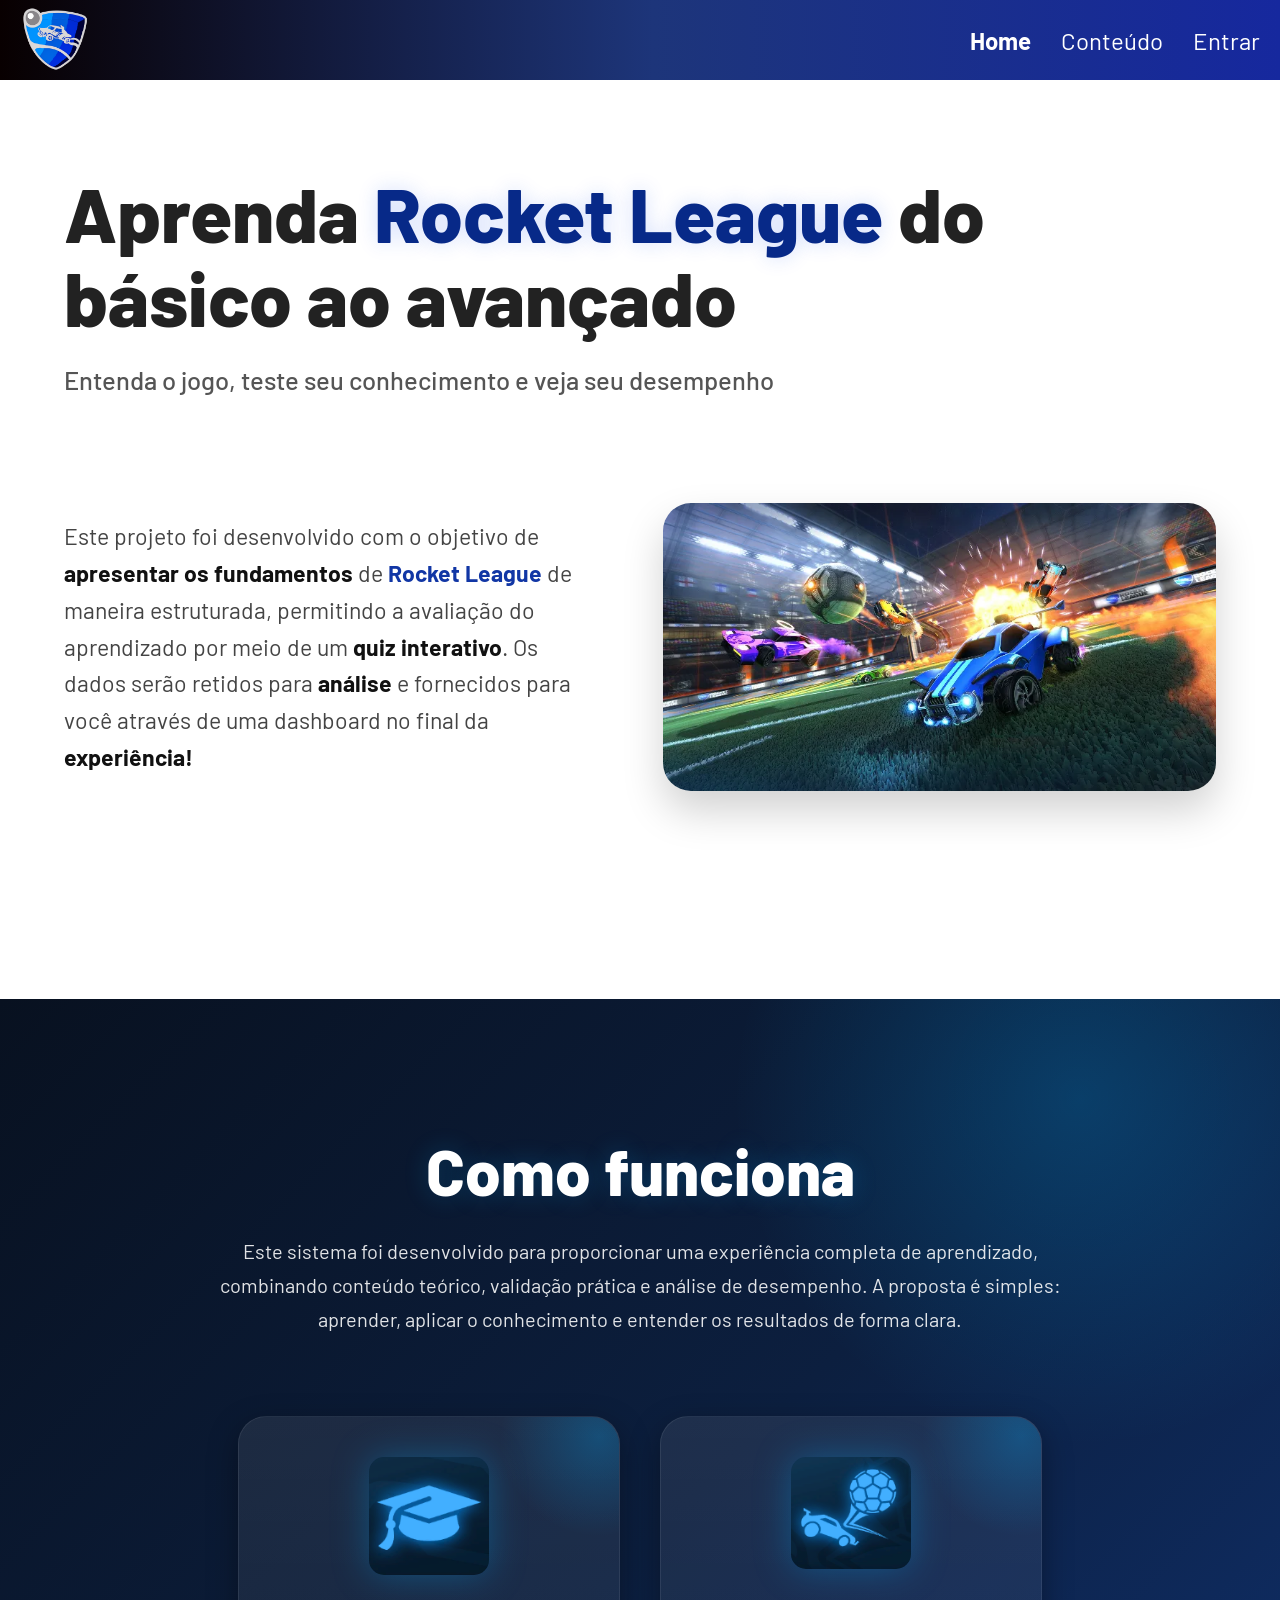
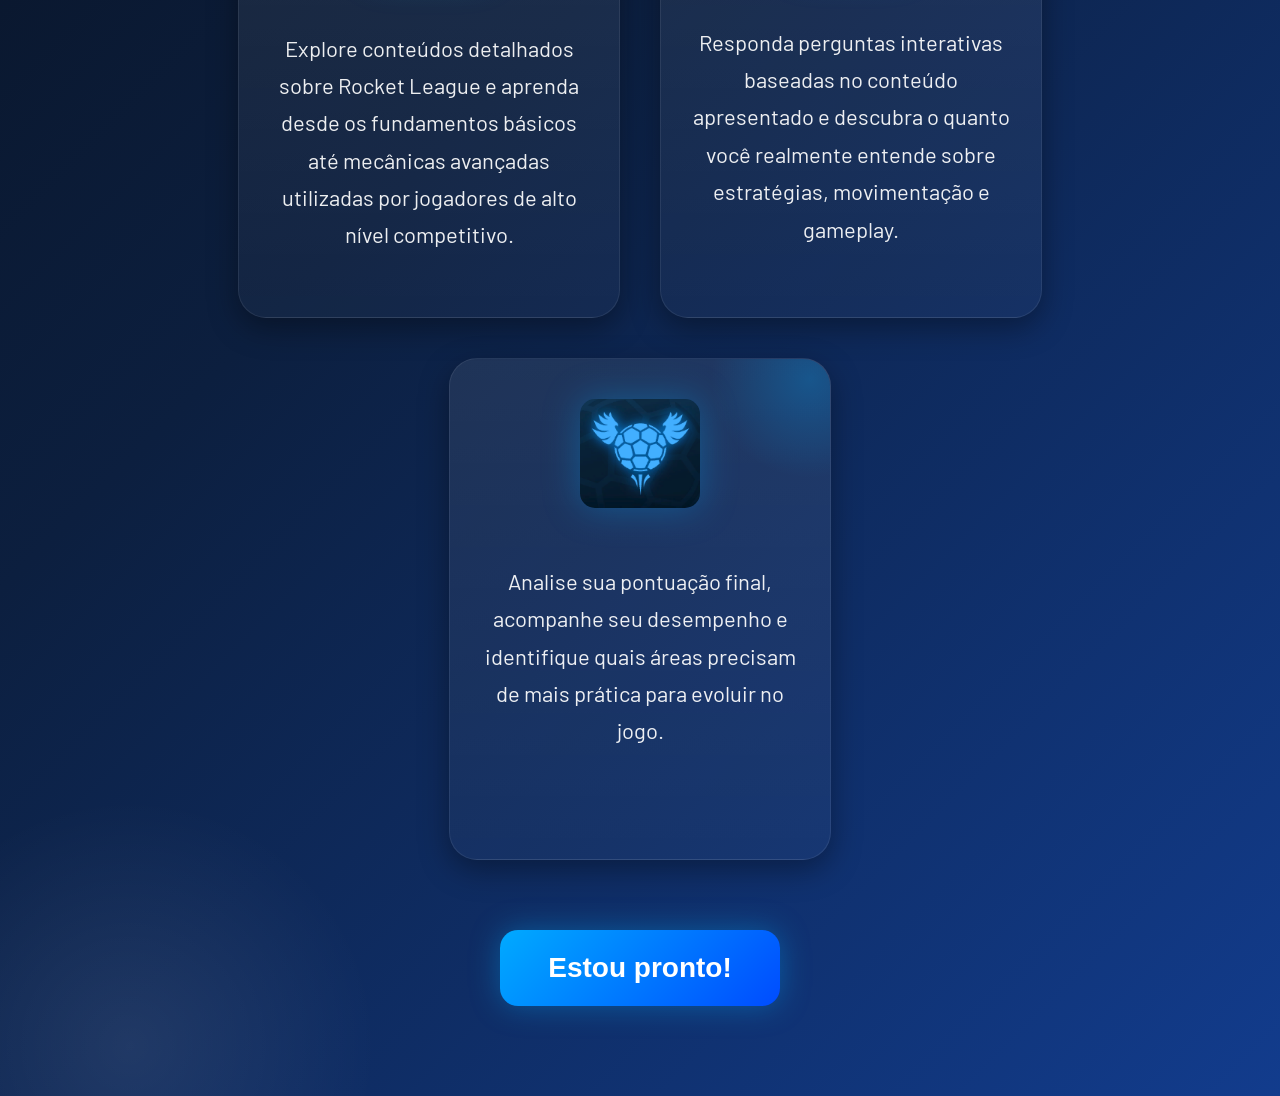
<file: pi_rl/public/index.html>
<!doctype html>
<html lang="en">
  <head>
    <meta charset="UTF-8" />
    <meta http-equiv="X-UA-Compatible" content="IE=edge" />
    <meta name="viewport" content="width=device-width, initial-scale=1.0" />

    <title>Rocket League | Página Inicial</title>

    <script src="./js/sessao.js"></script>

    <link rel="stylesheet" href="./css/estilo.css" />
    <link rel="icon" href="./assets/imgs/logo.png" />
    <link rel="preconnect" href="https://fonts.gstatic.com" />
  </head>

  <body>
    <div class="header">
      <div class="container">
        <a href="./index.html"
          ><img
            class="logo"
            src="./assets/imgs/logo.png"
            alt="Logo do Rocket League"
        /></a>
        <nav>
          <ul>
            <li>
              <b><a href="./index.html">Home</a></b>
            </li>
            <li><a href="./conteudo.html">Conteúdo</a></li>
            <li id="possivel_quiz"></li>
            <li>
              <a
                id="link_header"
                onclick="finalizarSessao()"
                href="./index.html"
                >Entrar</a
              >
            </li>
          </ul>
        </nav>
      </div>
    </div>
    <div class="box1">
      <div class="header_box1">
        <h1>
          Aprenda
          <span
            ><a class="link_sobre" href="./sobre.html">Rocket League</a></span
          >
          do básico ao avançado
        </h1>
        <h3>Entenda o jogo, teste seu conhecimento e veja seu desempenho</h3>
      </div>
      <div class="content_box1">
        <p>
          Este projeto foi desenvolvido com o objetivo de
          <b>apresentar os</b> <b>fundamentos</b> de
          <b><span>Rocket League</span></b> de maneira estruturada, permitindo a
          avaliação do aprendizado por meio de um <b>quiz interativo</b>. Os
          dados serão retidos para <b>análise</b> e fornecidos para você através
          de uma dashboard no final da
          <b>experiência!</b>
        </p>
        <img
          src="./assets/imgs/rocketleague.webp"
          alt="Imagem do Rocket League"
        />
      </div>
    </div>
    <div class="box2">
      <div class="header_box2">
        <h1>Como funciona</h1>
        <p>
          Este sistema foi desenvolvido para proporcionar uma experiência
          completa de aprendizado, combinando conteúdo teórico, validação
          prática e análise de desempenho. A proposta é simples: aprender,
          aplicar o conhecimento e entender os resultados de forma clara.
        </p>
      </div>
      <div class="sections_box2">
        <div class="section1_box2">
          <img src="./assets/imgs/aprendizado.png" alt="Aprendizado" />
          <p>
            Explore conteúdos detalhados sobre Rocket League e aprenda desde os
            fundamentos básicos até mecânicas avançadas utilizadas por jogadores
            de alto nível competitivo.
          </p>
        </div>

        <div class="section1_box2">
          <img src="./assets/imgs/conhecimento.png" alt="Conhecimento" />
          <p>
            Responda perguntas interativas baseadas no conteúdo apresentado e
            descubra o quanto você realmente entende sobre estratégias,
            movimentação e gameplay.
          </p>
        </div>

        <div class="section1_box2">
          <img src="./assets/imgs/analise.png" alt="Análise" />
          <p>
            Analise sua pontuação final, acompanhe seu desempenho e identifique
            quais áreas precisam de mais prática para evoluir no jogo.
          </p>
        </div>
      </div>
      <a href="./conteudo.html"
        ><button class="next_page">Estou pronto!</button></a
      >
    </div>
  </body>
  <script>
    const linkHeader = document.getElementById("link_header");
    const possivel_quiz = document.getElementById("possivel_quiz");

    function finalizarSessao() {
      sessionStorage.clear();
    }

    if (sessionStorage.ID_USUARIO) {
      linkHeader.innerHTML = "Sair";
      possivel_quiz.innerHTML =
        "<a id='quiz_home_header' href='./homequiz.html'>Quiz</a>";
      possivel_quiz.href = "./homequiz.html";
    } else {
      linkHeader.innerHTML = "Entrar";
      linkHeader.href = "./login.html";
    }
  </script>
</html>
</file>
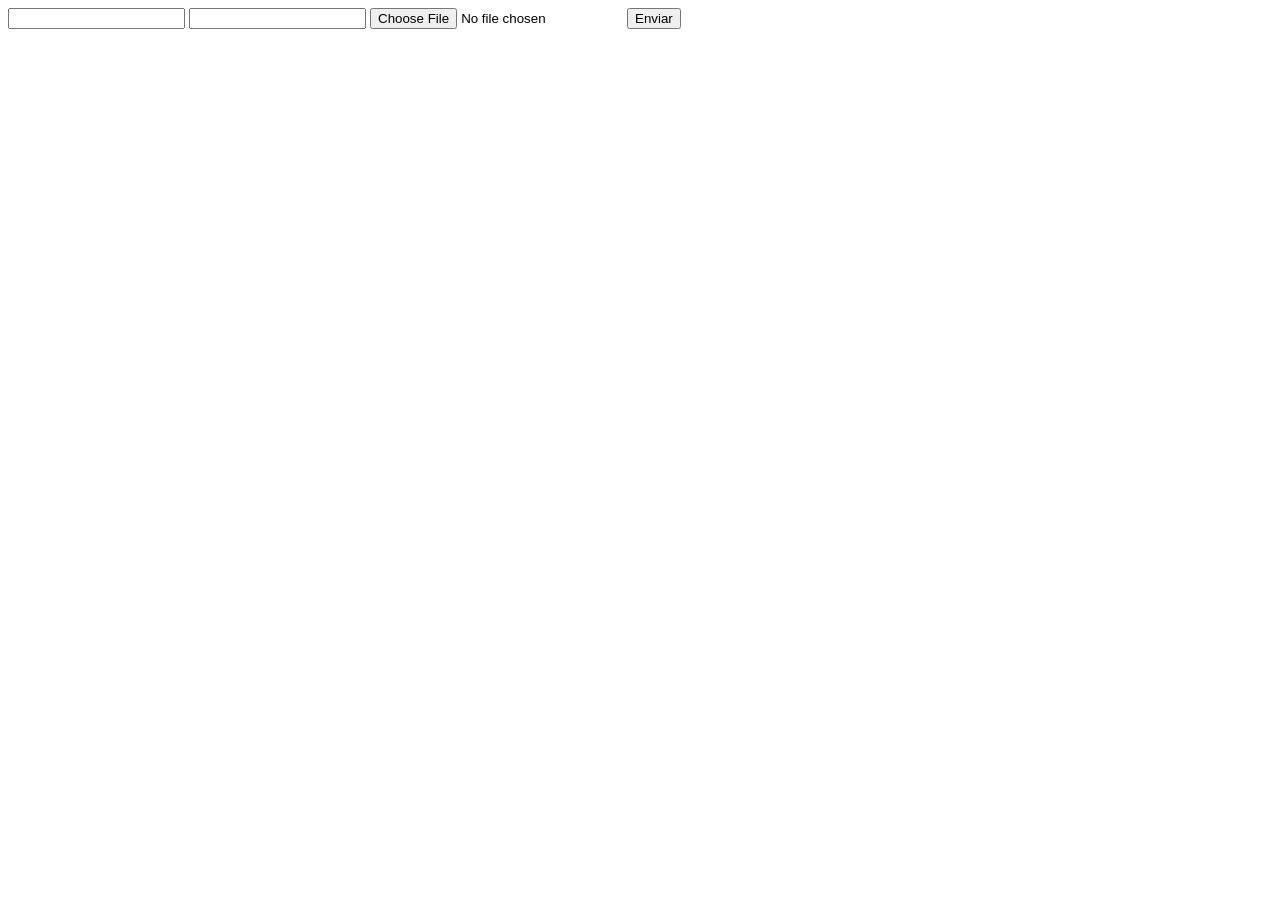
<file: pi_rl/DOCUMENTOS_DE_APOIO/exemplo_de_upload_de_arquivo/public/index.html>
<!DOCTYPE html>
<html lang="en">

<head>
  <meta charset="UTF-8">
  <meta http-equiv="X-UA-Compatible" content="IE=edge">
  <meta name="viewport" content="width=device-width, initial-scale=1.0">
  <title>Upload</title>
</head>

<body>

  <div>
    <input name="nome" id="nome" type="text" />
    <input name="email" id="email" type="url" />
    <input name="foto" id="foto" type="file" />
    <button onclick="enviar()">Enviar</button>
  </div>

  <div id="container"></div>
</body>

</html>

<script>
  function enviar() {
    const formData = new FormData();
    formData.append('foto', foto.files[0])
    formData.append('nome', nome.value)
    formData.append('email', email.value)

    fetch("/usuarios/cadastro", {
      method: "POST",
      body: formData
    })
      .then(res => {
        window.location = "./perfil.html"
      })
      .catch(err => {
        console.log(err);
      })
  }
</script>
</file>
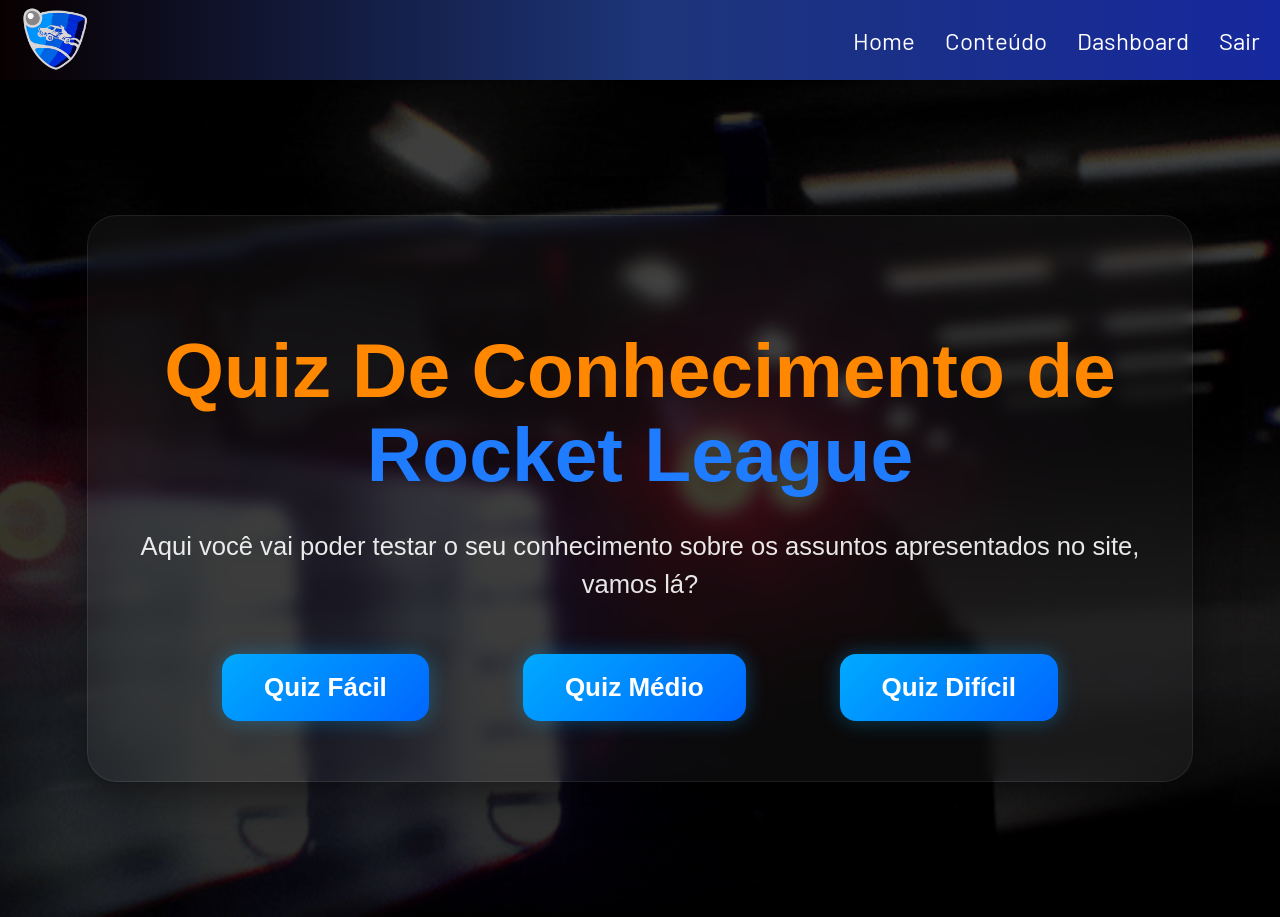
<file: pi_rl/public/homequiz.html>
<!doctype html>
<html lang="en">
  <head>
    <meta charset="UTF-8" />
    <meta name="viewport" content="width=device-width, initial-scale=1.0" />
    <title>Rocket League | Quiz</title>

    <script src="./js/sessao.js"></script>

    <link rel="stylesheet" href="./css/estilo.css" />
    <link rel="icon" href="./assets/imgs/logo.png" />
    <link rel="preconnect" href="https://fonts.gstatic.com" />
  </head>

  <body>
    <div class="header">
      <div class="container">
        <a href="./index.html"
          ><img
            class="logo"
            src="./assets/imgs/logo.png"
            alt="Logo do Rocket League"
        /></a>
        <nav>
          <ul>
            <li>
              <a href="./index.html">Home</a>
            </li>
            <li><a href="./conteudo.html">Conteúdo</a></li>
            <li>
              <a href="./dashboard/dashboard.html">Dashboard</a>
            </li>
            <li><a href="./index.html" onclick="sair()">Sair</a></li>
          </ul>
        </nav>
      </div>
    </div>
    <div class="home_quiz">
      <div class="box_home_quiz">
        <h1>
          <span class="laranja">Quiz De Conhecimento de</span
          ><span class="azul"> Rocket League</span>
        </h1>
        <p>
          Aqui você vai poder testar o seu conhecimento sobre os assuntos
          apresentados no site, vamos lá?
        </p>
        <div class="home_quiz_perguntas">
          <a href="./quiz.html?dificuldade=facil">
            <button>Quiz Fácil</button>
          </a>

          <a href="./quiz.html?dificuldade=medio">
            <button>Quiz Médio</button>
          </a>

          <a href="./quiz.html?dificuldade=dificil">
            <button>Quiz Difícil</button>
          </a>
        </div>
      </div>
    </div>
  </body>
  <script>
    function sair() {
      sessionStorage.clear();
    }
  </script>
</html>
</file>
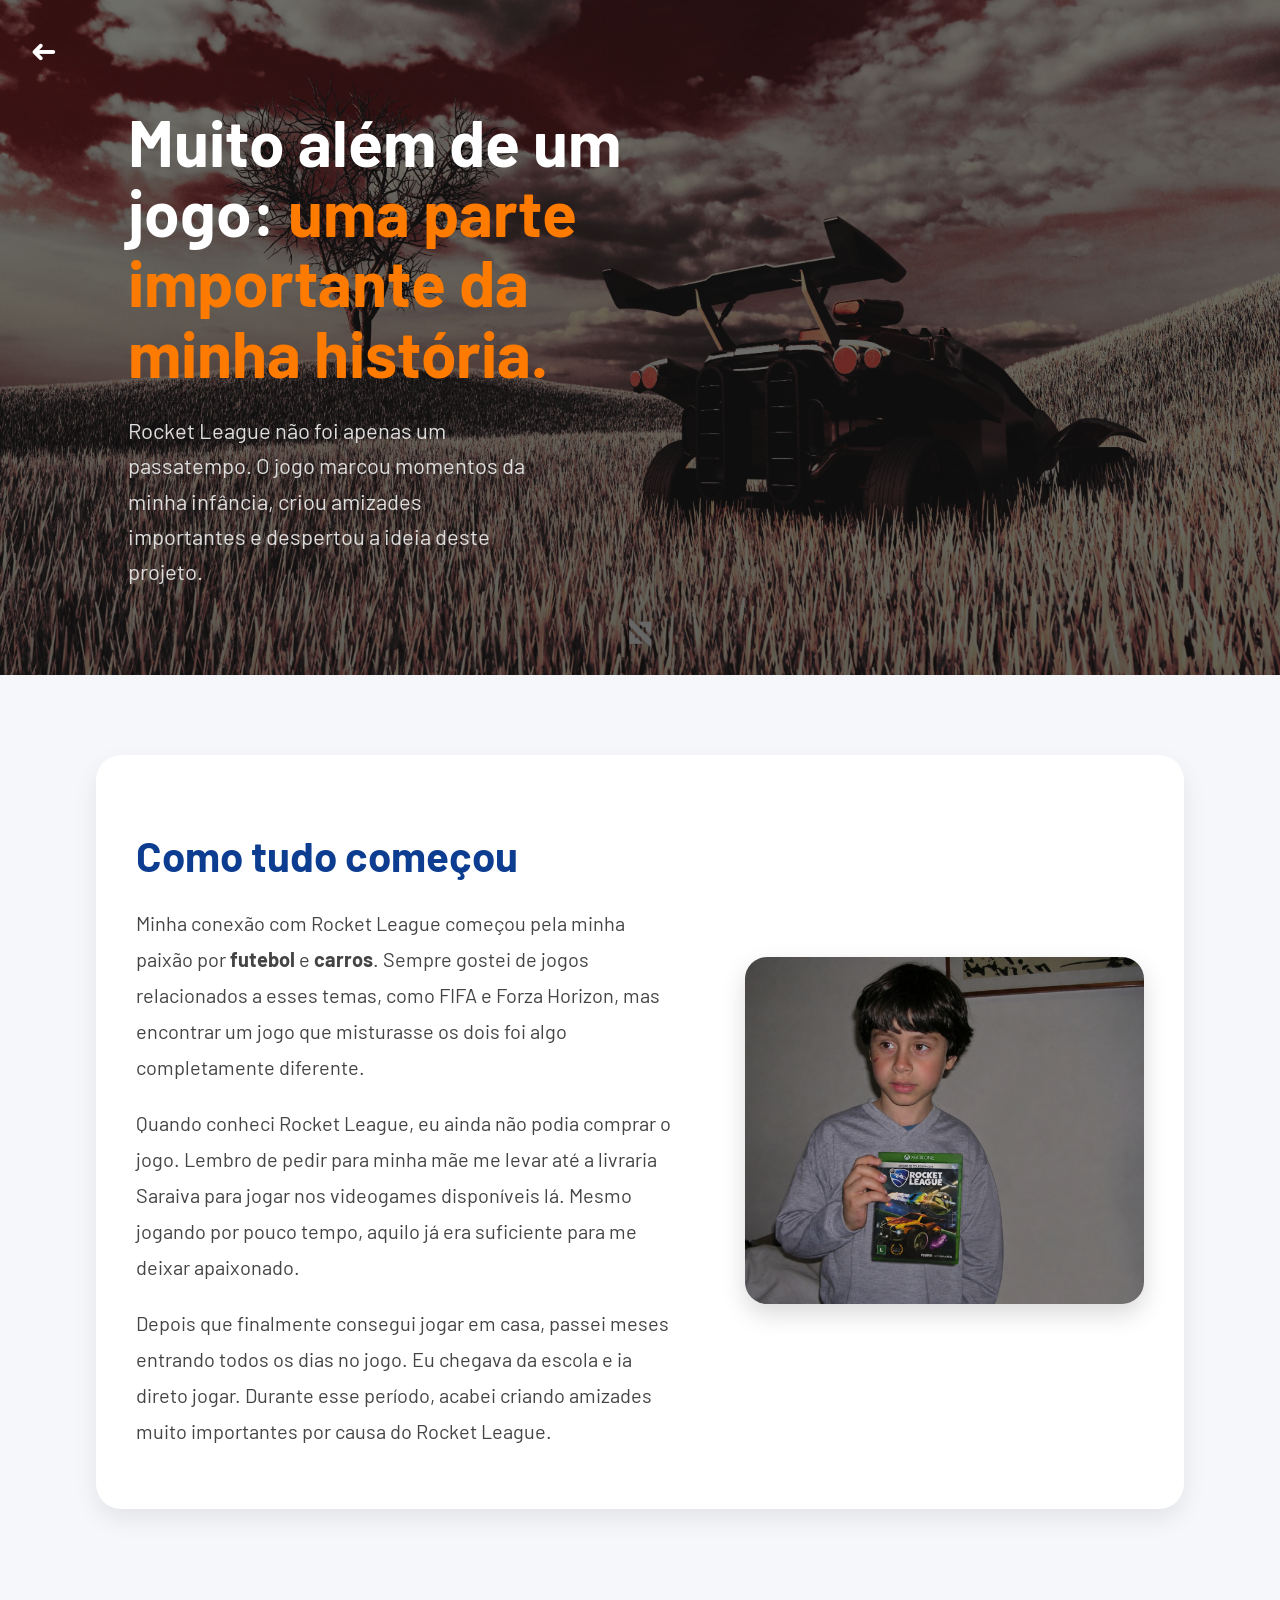
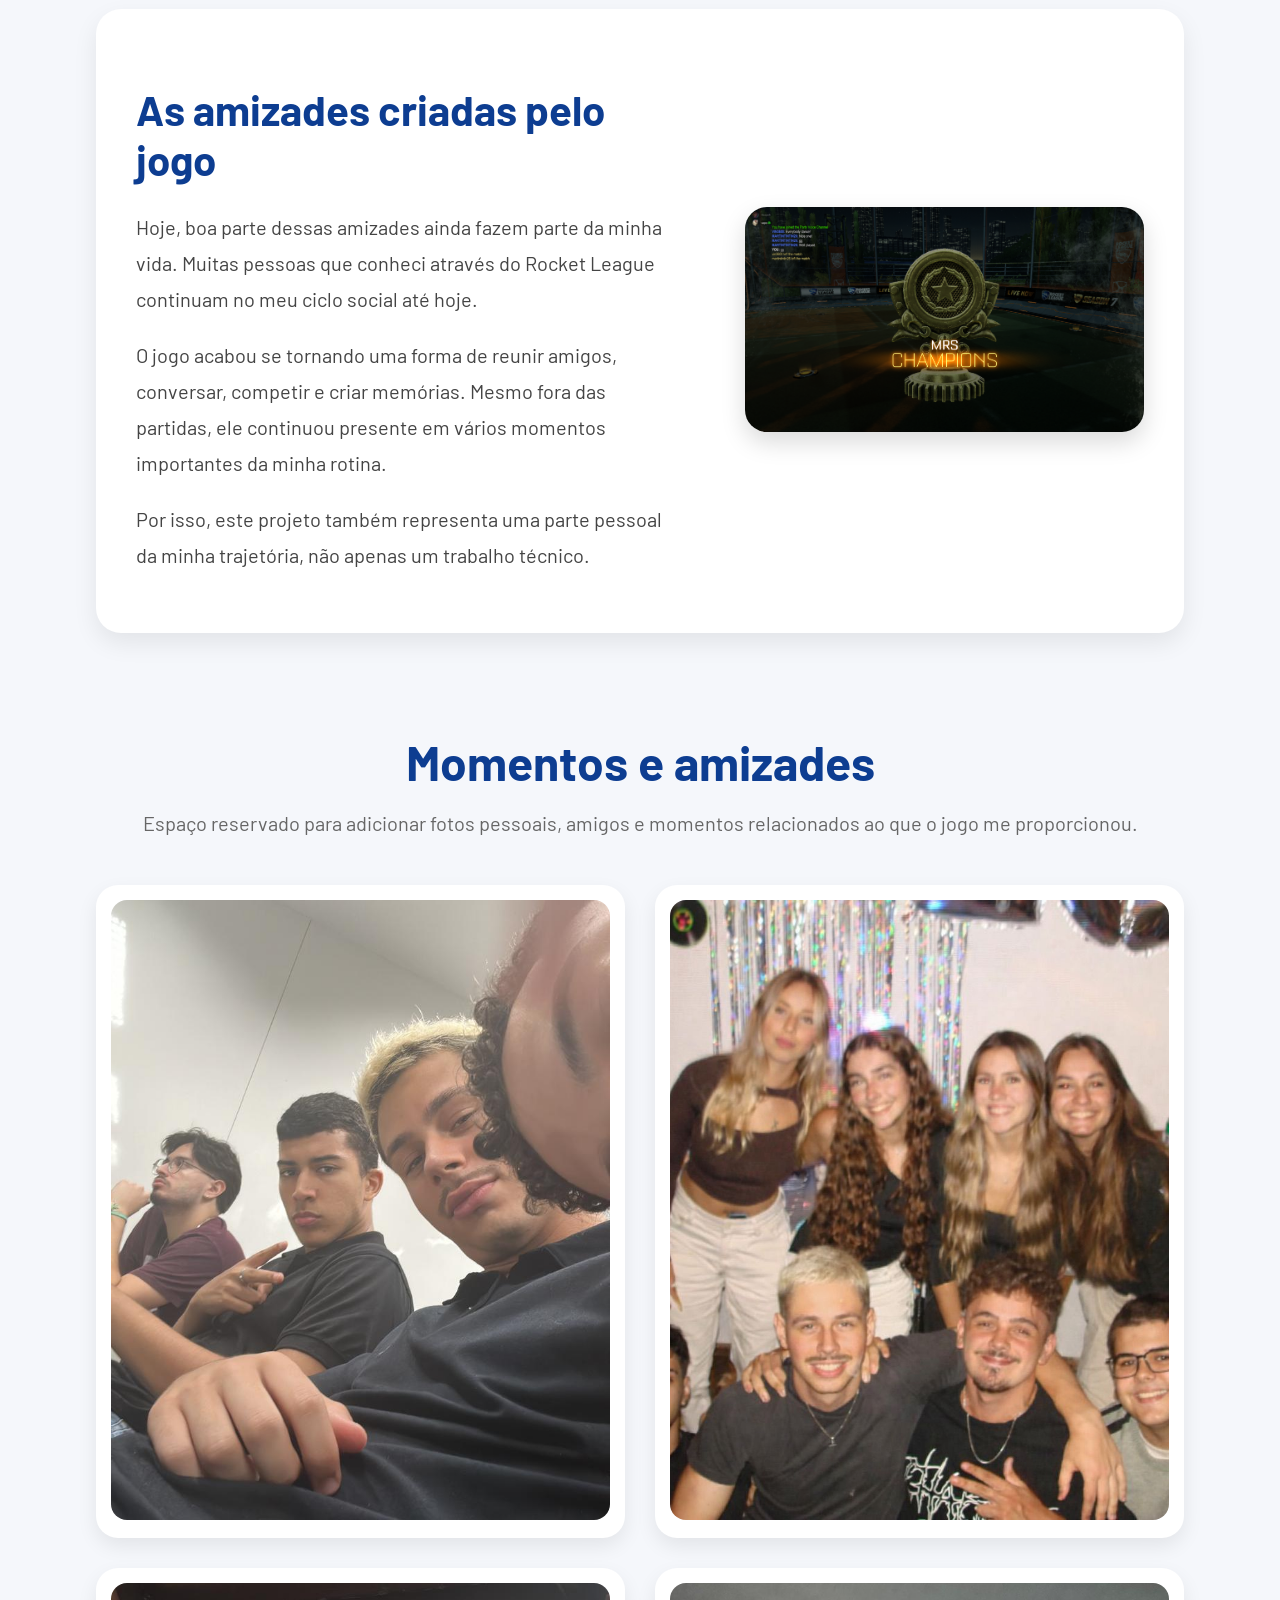
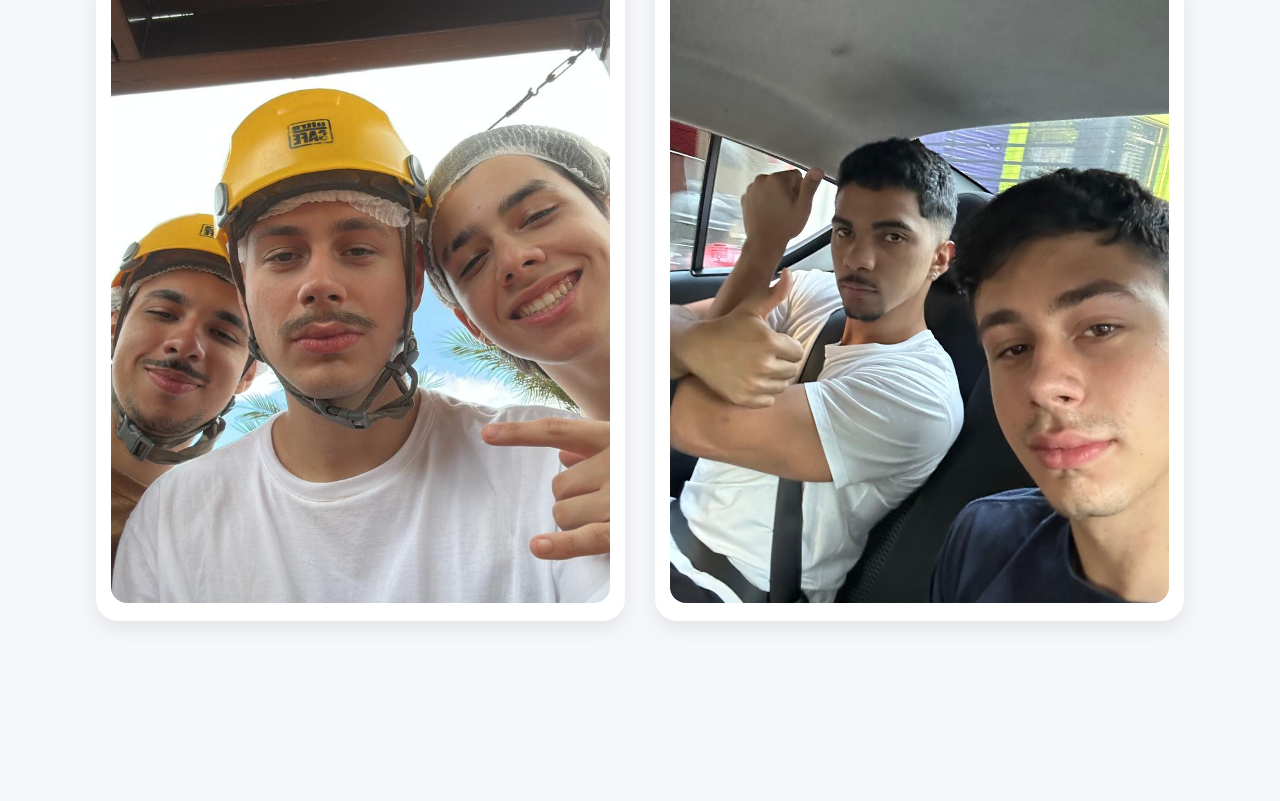
<file: pi_rl/public/sobre.html>
<!doctype html>
<html lang="pt-br">
  <head>
    <meta charset="UTF-8" />
    <meta name="viewport" content="width=device-width, initial-scale=1.0" />
    <title>Rocket League | Sobre Mim</title>

    <script src="./js/sessao.js"></script>
    <link rel="stylesheet" href="./css/estilo.css" />
    <link rel="icon" href="./assets/imgs/logo.png" />
    <link rel="preconnect" href="https://fonts.gstatic.com" />
  </head>

  <body class="body_sobre">
    <div class="banner_sobre">
      <div class="overlay_banner">
        <a href="./index.html" class="exit">➜</a>
        <h1>
          Muito além de um jogo:
          <span>uma parte importante da minha história.</span>
        </h1>

        <p>
          Rocket League não foi apenas um passatempo. O jogo marcou momentos da
          minha infância, criou amizades importantes e despertou a ideia deste
          projeto.
        </p>
      </div>
    </div>

    <div class="container_sobre">
      <div class="card_sobre">
        <div class="texto_sobre">
          <h2>Como tudo começou</h2>

          <p>
            Minha conexão com Rocket League começou pela minha paixão por
            <b>futebol</b> e <b>carros</b>. Sempre gostei de jogos relacionados
            a esses temas, como FIFA e Forza Horizon, mas encontrar um jogo que
            misturasse os dois foi algo completamente diferente.
          </p>

          <p>
            Quando conheci Rocket League, eu ainda não podia comprar o jogo.
            Lembro de pedir para minha mãe me levar até a livraria Saraiva para
            jogar nos videogames disponíveis lá. Mesmo jogando por pouco tempo,
            aquilo já era suficiente para me deixar apaixonado.
          </p>

          <p>
            Depois que finalmente consegui jogar em casa, passei meses entrando
            todos os dias no jogo. Eu chegava da escola e ia direto jogar.
            Durante esse período, acabei criando amizades muito importantes por
            causa do Rocket League.
          </p>
        </div>

        <div class="img_sobre">
          <img src="./assets/imgs/eu.png" alt="Imagem pessoal" />
        </div>
      </div>

      <div class="card_sobre reverse">
        <div class="img_sobre">
          <img src="./assets/imgs/amigos_jogando.png" alt="Amigos jogando" />
        </div>

        <div class="texto_sobre">
          <h2>As amizades criadas pelo jogo</h2>

          <p>
            Hoje, boa parte dessas amizades ainda fazem parte da minha vida.
            Muitas pessoas que conheci através do Rocket League continuam no meu
            ciclo social até hoje.
          </p>

          <p>
            O jogo acabou se tornando uma forma de reunir amigos, conversar,
            competir e criar memórias. Mesmo fora das partidas, ele continuou
            presente em vários momentos importantes da minha rotina.
          </p>

          <p>
            Por isso, este projeto também representa uma parte pessoal da minha
            trajetória, não apenas um trabalho técnico.
          </p>
        </div>
      </div>

      <div class="titulo_galeria">
        <h2>Momentos e amizades</h2>
        <p>
          Espaço reservado para adicionar fotos pessoais, amigos e momentos
          relacionados ao que o jogo me proporcionou.
        </p>
      </div>

      <div class="galeria_amigos">
        <div class="foto_amigo">
          <img src="./assets/imgs/amigos1.jfif" alt="Foto amigos 1" />
        </div>

        <div class="foto_amigo">
          <img src="./assets/imgs/amigos2.jfif" alt="Foto amigos 2" />
        </div>

        <div class="foto_amigo">
          <img src="./assets/imgs/amigos3.jfif" alt="Foto amigos 3" />
        </div>

        <div class="foto_amigo">
          <img src="./assets/imgs/amigo4.jpeg" alt="Foto amigos 4" />
        </div>
      </div>
    </div>

    <script>
      const linkHeader = document.getElementById("link_header");

      if (sessionStorage.ID_USUARIO) {
        linkHeader.innerHTML = "Quiz";
        linkHeader.href = "./homequiz.html";
      } else {
        linkHeader.innerHTML = "Entrar";
        linkHeader.href = "./login.html";
      }
    </script>
  </body>
</html>
</file>
<file: pi_rl/public/css/estilo.css>
@import url('https://fonts.googleapis.com/css2?family=Barlow:ital,wght@0,100;0,200;0,300;0,400;0,500;0,600;0,700;0,800;0,900;1,100;1,200;1,300;1,400;1,500;1,600;1,700;1,800;1,900&display=swap');

body {
  margin: 0;
  padding: 0;
  font-family: 'Barlow', 'Segoe UI', 'Segoe UI', Tahoma, Geneva, Verdana, sans-serif;
}

body::selection {
  background-color: blue;
  color: white;
}

:root {
  --tamanho-header: 80px;
  --tamanho-banner: calc(100vh - var(--tamanho-header) - var(--tamanho-footer) - 2px);
  --tamanho-simulador: calc(100vh - var(--tamanho-header) - var(--tamanho-footer) - 2px);
  --tamanho-login: calc(100vh - var(--tamanho-header) - var(--tamanho-footer) - 2px);
  --tamanho-footer: 65px;
}

.logo {
  height: 70px;
  width: auto;
  transition: 500ms;
}

.logo:hover {
  transform: scale(1.1);
  transition-duration: 500ms;
}

.header {
  display: flex;
  justify-content: space-between;
  align-items: center;
  background: #080000;
  background: linear-gradient(90deg, rgba(8, 0, 0, 1) 0%, rgba(29, 53, 122, 1) 51%, rgba(22, 40, 158, 1) 100%);
  height: 80px;
  padding: 0px 20px;
  position: sticky;
  top: 0;
  z-index: 999;
}

.header p{
  font-size: 40px;
  color: white;
}

.container {
  display: flex;
  align-items: center;
  justify-content: space-between;
  width: 100%;
}

nav ul {
  list-style: none;
  display: flex;
  gap: 30px;
  margin: 0;
  padding: 0;
}

nav ul li a {
  color: rgb(255, 255, 255);
  font-size: 24px;
  text-decoration: none;
  transition: color 0.3s ease;
}

nav ul li a:hover {
  color: rgb(255, 255, 255);
  transition: color 0.3s ease;
  color: rgba(255, 255, 255, 0.7);
}

.box1{
    display: flex;
    flex-direction: column;
    padding: 50px 0 80px 0;
}

.header_box1{
    display: flex;
    flex-direction: column;
    margin-top: 40px;
    animation: surgirCima 1s ease;
}

.header_box1 h1{
    font-size: clamp(52px, 6vw, 90px);
    color: #222;
    margin: 0 5% 25px 5%;
    line-height: 1.1;
    font-weight: 800;
}

.header_box1 h1 span a{
    color: rgb(7, 41, 136);
    transition: 0.4s;
    text-shadow:
    0 0 20px rgba(24,77,237,0.18);
    cursor: default; 
}

.header_box1 h1 span:hover{
    color: rgb(12, 68, 141);
    letter-spacing: 2px;
}

.header_box1 h3{
    font-size: clamp(24px, 2vw, 36px);
    color: #555;
    margin: 0 5%;
    font-weight: 500;
}

.content_box1{
    display: flex;
    justify-content: space-between;
    align-items: center;
    gap: 60px;
    margin: 100px 5% 0 5%;
}

.content_box1 p{
    font-size: clamp(22px, 1.8vw, 34px);
    color: #444;
    line-height: 1.6;
    width: 52%;
    font-weight: 400;
}

.content_box1 p b{
    color: #111;
    transition: 0.3s;
}

.content_box1 p b span{
    color: rgb(17, 54, 165);
}

.content_box1 p b span:hover{
    color: rgb(12, 68, 141);
}

.content_box1 img{
    width: 48%;
    border-radius: 28px;
    transition: 0.45s;
    box-shadow:
    0 20px 40px rgba(0,0,0,0.18);
}

.content_box1 img:hover{
    transform: scale(1.03) rotate(-1deg);
    box-shadow:
    0 25px 50px rgba(24,77,237,0.28);
}

.box2{
    display: flex;
    flex-direction: column;
    text-align: center;
    color: white;
    padding: 90px 5%;
    margin-top: 120px;
    position: relative;
    overflow: hidden;
    background:
    linear-gradient(135deg,
    #081120 0%,
    #0c1f3f 40%,
    #123c8d 100%);
}

.box2::before{
    content: "";
    position: absolute;
    width: 700px;
    height: 700px;
    background:
    radial-gradient(circle,
    rgba(0,174,255,0.22) 0%,
    transparent 70%);
    top: -250px;
    right: -150px;
    z-index: 0;
}

.box2::after{
    content: "";
    position: absolute;
    width: 500px;
    height: 500px;
    background:
    radial-gradient(circle,
    rgba(255,255,255,0.08) 0%,
    transparent 70%);
    bottom: -200px;
    left: -120px;
    z-index: 0;
}

.box2 > *{
    position: relative;
    z-index: 2;
}

.box2 .header_box2 h1{
    font-size: clamp(48px, 5vw, 82px);
    margin-bottom: 25px;
    font-weight: 800;
    text-shadow:
    0 0 25px rgba(0,174,255,0.22);
}

.box2 .header_box2 p{
    font-size: clamp(20px, 1.5vw, 28px);
    width: 75%;
    margin: auto;
    line-height: 1.7;
    color: rgba(255,255,255,0.88);
}

.sections_box2{
    display: flex;
    justify-content: center;
    gap: 40px;
    margin-top: 80px;
    flex-wrap: wrap;
}

.section1_box2{
    width: 320px;
    min-height: 420px;
    padding: 40px 30px;
    border-radius: 28px;
    background:
    linear-gradient(
    180deg,
    rgba(255,255,255,0.08),
    rgba(255,255,255,0.03)
    );
    border: 1px solid rgba(255,255,255,0.08);
    transition: 0.45s;
    position: relative;
    overflow: hidden;
    box-shadow:
    0 10px 30px rgba(0,0,0,0.35);
}

.section1_box2::before{
    content: "";
    position: absolute;
    width: 200px;
    height: 200px;
    background:
    radial-gradient(circle,
    rgba(0,174,255,0.25),
    transparent 70%);
    top: -80px;
    right: -80px;
}

.section1_box2:hover{
    transform:
    translateY(-12px)
    scale(1.03);
    border: 1px solid rgba(0,174,255,0.35);
    box-shadow:
    0 0 35px rgba(0,174,255,0.22),
    0 20px 50px rgba(0,0,0,0.4);
}

.section1_box2 img{
    width: 120px;
    margin-bottom: 30px;
    transition: 0.4s;
    border-radius: 15px;
    filter:
    drop-shadow(0 0 18px rgba(0,174,255,0.3));
}

.section1_box2:hover img{
    transform: scale(1.08);
}

.section1_box2 p{
    font-size: 22px;
    line-height: 1.7;
    color: rgba(255,255,255,0.92);
}

.next_page{
    margin-top: 70px;
    align-self: center;
    padding: 22px 48px;
    font-size: 28px;
    font-weight: bold;
    color: white;
    border: none;
    border-radius: 18px;
    cursor: pointer;
    transition: 0.4s;
    background:
    linear-gradient(135deg,
    #00aaff,
    #004cff);
    box-shadow:
    0 0 30px rgba(0,174,255,0.35);
}

#link_header{
  margin-left: -30px;
}

#quiz_home_header{
  margin-right: 30px;
}

.next_page:hover{
    transform:
    translateY(-6px)
    scale(1.05);
    box-shadow:
    0 0 45px rgba(0,174,255,0.55);
    background:
    linear-gradient(135deg,
    #00bbff,
    #005eff);
}

.footer{
    display: flex;
    justify-content: center;
    align-items: center;
    background: #050505;
    color: rgba(255,255,255,0.8);
    padding: 20px;
    font-size: 15px;
}

.link_sobre{
    text-decoration: none;
    color: white;
    text-shadow:
    0 0 15px rgba(0,174,255,0.3);
}

.login {
  display: flex;
  color: white;
  background-color: #080000;
  background: linear-gradient(rgba(0, 0, 0, 0.8), rgba(0, 0, 0, 0.8)), url('../assets/imgs/background_rocket.gif');
  background-size: cover;
  background-position: center;
  background-repeat: no-repeat;
  min-height: 100vh;
}

.login .container {
  display: flex;
  align-items: center;
  justify-content: center;
}

.card-login{
    background: rgba(255,255,255,0.04);
    border: 1px solid rgba(255,255,255,0.08);
    backdrop-filter: blur(10px);
    padding: 55px 70px;
    border-radius: 28px;
    text-align: center;
    box-shadow:
    0 0 30px rgba(0,174,255,0.12),
    0 15px 40px rgba(0,0,0,0.45);
    animation: aparecerLogin 0.8s ease;
}

.card-login h2{
    font-size: 52px;
    margin-top: 0;
    margin-bottom: 35px;
    color: white;
    font-weight: 800;
    letter-spacing: 1px;
    text-shadow:
    0 0 15px rgba(0,174,255,0.25);
}

.formulario{
    width: 400px;
}

.card-login .campo{
    text-align: start;
    margin-bottom: 22px;
}

.card-login .campo span{
    display: block;
    margin-bottom: 10px;
    color: rgba(255,255,255,0.85);
    font-size: 18px;
    font-weight: 600;
    letter-spacing: 0.5px;
}


.card-login input{
    width: 100%;
    padding: 16px 18px;
    border-radius: 14px;
    border: 1px solid rgba(255,255,255,0.08);
    background: rgba(255,255,255,0.05);
    color: white;
    font-size: 16px;
    outline: none;
    transition: 0.3s;
}

.card-login input::placeholder{
    color: rgba(255,255,255,0.4);
}

.card-login input:focus{
    border: 1px solid rgba(0,174,255,0.7);
    box-shadow:
    0 0 20px rgba(0,174,255,0.25);
    background: rgba(255,255,255,0.07);
}

.card-login button{
    border: none;
    margin-top: 18px;
    padding: 16px 38px;
    border-radius: 16px;
    background:
    linear-gradient(135deg, #00aaff, #004cff);
    color: white;
    font-size: 20px;
    font-weight: bold;
    cursor: pointer;
    transition: 0.35s;
    box-shadow:
    0 0 25px rgba(0,174,255,0.35);
}

.card-login button:hover{
    transform: translateY(-4px) scale(1.04);
    box-shadow:
    0 0 40px rgba(0,174,255,0.55);
    background:
    linear-gradient(135deg, #00bbff, #005eff);
}


.ref-cadastro{
    display: inline-block;
    margin-top: 25px;
    color: rgba(255,255,255,0.8);
    text-decoration: none;
    font-size: 15px;
    transition: 0.3s;
}

.ref-cadastro:hover{
    color: #00aeff;
    text-shadow:
    0 0 12px rgba(0,174,255,0.35);
}

.exit {
  position: absolute;
  text-decoration: none;
  color: white;
  font-size: 32px;
  top: 30px;
  left: 30px;
  transform: scaleX(-1);
}

#mensagem_erro{
    margin-top: 15px;
    color: #ff4d4d;
    font-weight: bold;
}

#mensagem_concluido{
    margin-top: 15px;
    color: #ffffff;
    font-weight: bold;
}

#contenudo_header{
  margin-right: 30px;
}

.box1_content{
    display: flex;
    flex-direction: column;
    padding: 50px 0;
}

.box1_content h2{
    font-size: clamp(52px, 5vw, 82px);
    margin: 0 5% 60px 5%;
    line-height: 1.1;
    color: #222;
    font-weight: 800;
}

.span_azul,
.span_vermelho{
    transition: 0.35s;
}

.span_azul{
    color: rgb(24, 77, 237);
}

.span_vermelho{
    color: rgb(0, 0, 0);
}

.span_azul:hover{
    color: rgb(12, 68, 141);
}

.span_vermelho:hover{
    color: rgb(170, 20, 20);
}

.section1_box1_content{
    display: flex;
    justify-content: space-between;
    align-items: center;
    gap: 50px;
    margin: 0 5%;
}

.section1_box1_content p{
    width: 52%;
    font-size: clamp(22px, 1.8vw, 34px);
    color: #444;
    line-height: 1.7;
}

.section1_box1_content img{
    width: 45%;
    border-radius: 24px;
    transition: 0.45s;
    box-shadow:
    0 20px 40px rgba(0,0,0,0.18);
}

.section1_box1_content img:hover{
    transform: scale(1.03) rotate(-1deg);
    box-shadow:
    0 25px 50px rgba(24,77,237,0.22);
}

.box2_content{
    display: flex;
    flex-direction: column;

    align-items: center;

    padding-bottom: 80px;
}

.box2_content h2{
    font-size: clamp(36px, 4vw, 58px);
    color: white;
    background:
    linear-gradient(135deg,
    rgb(255, 123, 0),
    rgb(255, 85, 0));
    padding: 22px 45px;
    margin: 90px 0 60px 0;
    border-radius: 18px;
    box-shadow:
    0 10px 25px rgba(255,123,0,0.22);
    letter-spacing: 1px;
}

.content_block{
    width: 85%;
    display: flex;
    justify-content: space-between;
    align-items: center;
    gap: 50px;
    padding: 45px;
    margin-bottom: 45px;
    background: white;
    border-radius: 26px;
    transition: 0.45s;
    box-shadow:
    0 10px 35px rgba(0,0,0,0.08);
    border: 1px solid rgba(0,0,0,0.05);
}

.content_block:hover{
    transform: translateY(-8px);
    box-shadow:
    0 20px 45px rgba(0,0,0,0.12);
}

.content_block div{
    width: 58%;
}

.content_block h3{
    font-size: clamp(32px, 3vw, 48px);
    margin-bottom: 22px;
    color: rgb(24, 77, 237);
    line-height: 1.2;
}

.content_block h1{
    font-size: 28px;
    margin: 30px 0 18px 0;
    color: rgb(255, 123, 0);
}

.content_block p,
.content_block li{
    font-size: 21px;
    line-height: 1.8;
    color: #555;
}

.content_block ul{
    padding-left: 28px;
    margin-top: 10px;
}

.content_block .imgs{
    width: 38%;
    display: flex;
    flex-direction: column;
    justify-content: center;
    gap: 80px;
    margin-top: 12%;
}

.content_block .imgs img{
    width: 100%;
    min-height: 260px;
    border-radius: 22px;
    object-fit: cover;
    transition: 0.4s;
    background: #f1f1f1;
    box-shadow:
    0 10px 25px rgba(0,0,0,0.12);
}

.content_block img{
    width: 38%;
    min-height: 260px;
    border-radius: 22px;
    object-fit: cover;
    background: #f1f1f1;
    transition: 0.4s;
    box-shadow:
    0 10px 25px rgba(0,0,0,0.12);
}

.content_block img:hover{
    transform: scale(1.03);
    box-shadow:
    0 18px 40px rgba(24,77,237,0.18);
}

.btn_quiz{
    padding: 18px 42px;
    border: none;
    border-radius: 18px;
    background:
    linear-gradient(135deg,
    #ff7b00,
    #ff4d00);
    color: white;
    font-size: 24px;
    font-weight: bold;
    cursor: pointer;
    transition: 0.4s;
    box-shadow:
    0 10px 25px rgba(255,123,0,0.28);
}

.btn_quiz:hover{
    transform:
    translateY(-5px)
    scale(1.04);
    box-shadow:
    0 15px 35px rgba(255,123,0,0.4);
    background:
    linear-gradient(135deg,
    #ff8c1a,
    #ff5c1a);
}

.btn_quiz:active{
    transform: scale(0.97);
}

.home_quiz{
    background:
    linear-gradient(rgba(0, 0, 0, 0.75), rgba(0, 0, 0, 0.82)),
    url('../assets/imgs/home_quiz.gif');

    background-size: cover;
    background-position: center;
    background-repeat: no-repeat;

    min-height: 93vh;

    display: flex;
    justify-content: center;
    align-items: center;

    font-family: Arial, Helvetica, sans-serif;
}

.box_home_quiz{
    width: 80%;
    max-width: 1200px;
    text-align: center;
    padding: 60px 40px;
    background: rgba(255,255,255,0.04);
    border: 1px solid rgba(255,255,255,0.08);
    backdrop-filter: blur(8px);
    border-radius: 30px;
    box-shadow:
    0 10px 40px rgba(0,0,0,0.5);
    animation: fadeUp 1s ease;
}

.box_home_quiz h1{
    font-size: clamp(48px, 6vw, 95px);
    line-height: 1.1;
    margin-bottom: 30px;
    font-weight: 800;
}

.box_home_quiz h1 .laranja{
    color: #ff8800;
}

.box_home_quiz h1 .azul{
    color: #1f7cff;
}

.box_home_quiz p{
    font-size: clamp(18px, 2vw, 32px);
    color: rgba(255,255,255,0.9);
    max-width: 1000px;
    margin: auto;
    line-height: 1.5;
    margin-bottom: 50px;
}

.box_home_quiz button{
    padding: 18px 42px;
    background: linear-gradient(135deg, #00aaff, #0066ff);
    border: none;
    border-radius: 16px;
    color: white;
    font-size: 26px;
    font-weight: bold;
    cursor: pointer;
    transition: 0.35s;
    box-shadow:
    0 0 20px rgba(0,170,255,0.35);
}

.box_home_quiz button:hover{
    transform: translateY(-5px) scale(1.05);
    box-shadow:
    0 0 35px rgba(0,170,255,0.6);
    background: linear-gradient(135deg, #0099ff, #005eff);
}

.home_quiz_perguntas{
    display: flex;
    flex-direction: row;
    justify-content: space-evenly;
}


.body_quiz{
    min-height: 100vh;

    background:
    linear-gradient(rgba(0,0,0,0.82), rgba(0,0,0,0.88)),
    url('../assets/imgs/domios_quiz.jpg');

    background-size: cover;
    background-position: center;
    background-repeat: no-repeat;

    font-family: Arial, Helvetica, sans-serif;

    overflow-x: hidden;
}


.quiz_pergunta{
    width: 75%;
    margin: 60px auto 30px auto;
    padding: 40px;
    background: rgba(255,255,255,0.04);
    border: 1px solid rgba(255,255,255,0.08);
    border-radius: 28px;
    backdrop-filter: blur(10px);
    box-shadow:
    0 0 30px rgba(0, 174, 255, 0.15),
    0 15px 40px rgba(0,0,0,0.45);
    animation: aparecer 0.8s ease;
}

.quiz_pergunta h3{
    font-size: 34px;
    color: white;
    line-height: 1.4;
    margin-bottom: 35px;
    text-align: center;
    text-shadow:
    0 0 15px rgba(0,174,255,0.3);
}


.divquizimg1{
    display: flex;
    justify-content: center;
    align-items: center;
    margin-bottom: 35px;
}

.quizimg1{
    width: 100%;
    max-width: 850px;
    border-radius: 22px;
    border: 2px solid rgba(0,174,255,0.45);
    box-shadow:
    0 0 25px rgba(0,174,255,0.22);
    transition: 0.4s;
}

.quizimg1:hover{
    transform: scale(1.015);
    box-shadow:
    0 0 40px rgba(0,174,255,0.45);
}

.quiz_pergunta label{
    display: flex;
    align-items: center;
    margin-bottom: 18px;
    padding: 18px 20px;
    border-radius: 16px;
    cursor: pointer;
    color: white;
    font-size: 20px;
    transition: 0.35s;
    background: rgba(255,255,255,0.03);
    border: 1px solid rgba(255,255,255,0.05);
}

.quiz_pergunta label:hover{
    transform: translateX(10px);
    background: rgba(0, 174, 255, 0.122);
    border: 1px solid rgba(0,174,255,0.35);
    box-shadow:
    0 0 20px rgba(0,174,255,0.15);
}

.quiz_pergunta input[type="radio"]{
    margin-right: 18px;
    transform: scale(1.3);
    cursor: pointer;
    accent-color: #00aeff;
}

.quiz_pergunta label:has(input:checked){
    background: #00aeff2e;
    border: 1px solid #00aeff;
    box-shadow:
    0 0 20px rgba(0,174,255,0.25);
}


.quiz_acoes{
    width: 75%;
    margin: auto;
    display: flex;
    justify-content: space-between;
}

.btn_proxima{
    padding: 18px 40px;
    background:
    linear-gradient(135deg, #00aaff, #004cff);
    border: none;
    border-radius: 16px;
    color: white;
    font-size: 20px;
    font-weight: bold;
    cursor: pointer;
    transition: 0.35s;
    box-shadow:
    0 0 25px #00aeff59;
    margin-bottom: 3%;
}

.btn_proxima:hover{
    transform: translateY(-4px) scale(1.04);
    box-shadow:
    0 0 40px #00aeff8c;
    background:
    linear-gradient(135deg, #00bbff, #005eff);
}

.btn_proxima:active{
    transform: scale(0.97);
}

.btn_anterior{
    padding: 18px 40px;
    background:
    linear-gradient(135deg, #00aaff, #004cff);
    border: none;
    border-radius: 16px;
    color: white;
    font-size: 20px;
    font-weight: bold;
    cursor: pointer;
    transition: 0.35s;
    box-shadow:
    0 0 25px #00aeff59;
    margin-bottom: 3%;
}

.btn_anterior:hover{
    transform: translateY(-4px) scale(1.04);
    box-shadow:
    0 0 40px rgba(0,174,255,0.55);
    background:
    linear-gradient(135deg, #00bbff, #005eff);
}

.btn_anterior:active{
    transform: scale(0.97);
}


.body_sobre {
  background: #f5f7fb;
}
.banner_sobre {
  width: 100%;
  height: 75vh;
  background-image: linear-gradient(
      rgba(0, 0, 0, 0.55),
      rgba(0, 0, 0, 0.6)
    ),
    url("../assets/imgs/banner_sobre.webp");
  background-size: cover;
  background-position: center;
  display: flex;
  align-items: center;
}
.overlay_banner {
  width: 80%;
  margin: auto;
  color: white;
}
.overlay_banner h1 {
  font-size: 64px;
  width: 50%;
  line-height: 1.1;
  margin-bottom: 25px;
}
.overlay_banner span {
  color: #ff7b00;
}
.overlay_banner p {
  width: 40%;
  font-size: 22px;
  line-height: 1.6;
  color: #dddddd;
}
.container_sobre {
  width: 85%;
  margin: auto;
  padding: 80px 0;
  transition: 0.4s;
}

.card_sobre {
  display: flex;
  align-items: center;
  justify-content: space-between;
  gap: 60px;
  margin-bottom: 100px;
  background-color: white;
  padding: 40px;
  border-radius: 25px;
  box-shadow: 0 10px 25px rgba(0, 0, 0, 0.08);
}

.motivo_site {
  background-color: #081f4d;
  border-radius:  30px;
  width: 100%;
  max-width: 90%;
  margin: 5% auto;
  padding: 40px;
  display: flex;
  flex-direction: column;
  gap: 45px;
  color: white;
}

.motivo_site p{
  font-size: 20px;
}

.texto_intro {
  font-size: 1.4rem;
  color: #60a5fa;
  letter-spacing: 2px;
  font-weight: 600;
}

.motivo_site h2 {
  font-size: 4rem;
  line-height: 1.1;
  max-width: 700px;
  font-weight: 800;
}

.bloco_texto {
  display: flex;
  flex-direction: column;
  gap: 18px;
}

.bloco_texto p {
  font-size: 1.4rem;
  line-height: 1.8;
  color: #d1d5db;
  max-width: 850px;
}

.bloco_texto.destaque {
  padding-left: 25px;
  border-left: 3px solid #2563eb;
}

.bloco_texto.destaque p {
  color: #f3f4f6;
}

.bloco_final {
  margin-top: 30px;
  display: flex;
  flex-direction: column;
  gap: 20px;
}

.bloco_final p {
  font-size: 1.3rem;
  color: #9ca3af;
}

.bloco_final h3 {
  font-size: 2.4rem;
  color: white;
  line-height: 1.4;
}

.bloco_final blockquote {
  margin-top: 20px;
  font-size: 3.8rem;
  font-weight: 700;
  color: #60a5fa;
  line-height: 1.4;
  border-left: 4px solid #2563eb;
  padding-left: 25px;
  margin-top: 10px;
  font-style: italic;
}

.reverse {
  flex-direction: row-reverse;
}
.texto_sobre {
  width: 55%;
}
.texto_sobre h2 {
  font-size: 42px;
  color: #0d3d91;
  margin-bottom: 25px;
}
.texto_sobre p {
  font-size: 20px;
  color: #444;
  line-height: 1.8;
  margin-bottom: 20px;
}
.img_sobre {
  width: 40%;
}
.img_sobre img {
  width: 100%;
  border-radius: 22px;
  box-shadow: 0 10px 25px rgba(0, 0, 0, 0.15);
  object-fit: cover;
}
.img_sobre img:hover{
    transform: scale(1.02);
    transition: 0.4s;
}
.titulo_galeria {
  text-align: center;
  margin-bottom: 50px;
}
.titulo_galeria h2 {
  font-size: 48px;
  color: #0d3d91;
  margin-bottom: 15px;
}
.titulo_galeria p {
  font-size: 20px;
  color: #666;
}
.galeria_amigos {
  display: grid;
  grid-template-columns: repeat(2, 1fr);
  gap: 30px;
  margin-bottom: 100px;
}
.foto_amigo {
  background-color: white;
  padding: 15px;
  border-radius: 22px;
  box-shadow: 0 8px 20px rgba(0, 0, 0, 0.08);
  transition: 0.4s;
}
.foto_amigo:hover {
  transform: translateY(-8px);
}
.foto_amigo img {
  width: 100%;
  height: 620px;
  object-fit: cover;
  border-radius: 16px;
}

.grafico_card_1 p{
text-align: center;
margin-top: -25px;
}

.card_objetivo {
  background: linear-gradient(135deg, #0d3d91, #081f4d);
  color: white;
  padding: 50px;
  border-radius: 30px;
  box-shadow: 0 10px 30px rgba(0, 0, 0, 0.18);
}
.card_objetivo h2 {
  font-size: 48px;
  margin-bottom: 30px;
  color: #ffffff;
}
.card_objetivo p {
  font-size: 21px;
  line-height: 1.8;
  margin-bottom: 20px;
  color: #e7e7e7;
}

#mensagem_quiz{
    color: #ff5e5e;
    font-weight: bold;
    margin-top: 15px;
    text-align: center;
}

.body_dashboard {
  background:
    linear-gradient(rgba(0, 0, 0, 1), rgba(0, 0, 0, 0.9));

  background-size: cover;
  background-position: center;
  background-attachment: fixed;

  color: white;
  min-height: 100vh;
}
.dashboard {
  width: 90%;
  margin: 0px auto;
  display: flex;
  flex-direction: column;
  gap: 30px;
}
.header_dash{
  width: 100%;
  margin-top: 25px;
  display: flex;
  flex-direction: row;
  justify-content: space-between;
}
.glass {
  background: rgba(255,255,255,0.08);
  border: 1px solid rgba(255,255,255,0.12);
  backdrop-filter: blur(14px);
  border-radius: 24px;
  box-shadow:
    0 8px 30px rgba(0,0,0,0.25);
}

.welcome {
  padding: 0px 15px;
  display: flex;
  flex-direction: column;
  justify-content: center;
  align-items: center;
}

.welcome h1 {
  font-size: 2.0rem;
}

.welcome span {
  color: #aec1f6;
  text-shadow:
    0 0 25px rgba(0,174,255,0.22);
}

.welcome p {
  opacity: 0.55;
}

.kpis_dashboard {
  width: 100%;
  display: flex;
  gap: 25px;
  flex-wrap: wrap;
}

.kpi_card {
  flex: 1;
  min-width: 220px;
  padding: 8px 28px;
  border-radius: 24px;
  backdrop-filter: blur(14px);
  background: rgba(255, 255, 255, 0.08);
  border: 1px solid rgba(255, 255, 255, 0.12);
  box-shadow: 0 8px 32px rgba(0, 0, 0, 0.35);
  display: flex;
  flex-direction: column;
  gap: 12px;
  transition: 0.3s;
}

.kpi_card:hover {
  transform: translateY(-4px);
}

.kpi_card:hover h3{
  transition: 0.3s;
  color: white;
}

.kpi_card:hover span{
  color: white;
  transition: 0.3s;
  text-shadow:
    0 0 25px rgba(0,174,255,0.22);
}

.kpi_card h3 {
  font-size: 1rem;
  font-weight: 500;
  color: #d6d6d6;
}

.kpi_card span {
  font-size: 2.4rem;
  font-weight: 700;
  color: white;
}

.glass {
  backdrop-filter: blur(14px);
  background: rgba(255, 255, 255, 0.08);
  border: 1px solid rgba(255, 255, 255, 0.12);
  box-shadow: 0 8px 32px rgba(0, 0, 0, 0.35);
}

.top_dashboard_actions {
  width: 100%;
  display: flex;
  justify-content: flex-end;
  margin-top: 20px;
}

.btn_dash_geral {
  padding: 10px 24px;
  margin-top: -20px;
  margin-bottom: 10px;
  border: none;
  border-radius: 14px;
  background: linear-gradient(135deg, #0a2c6a, #0353a4);
  color: white;
  font-size: 0.95rem;
  font-weight: 600;
  cursor: pointer;
  backdrop-filter: blur(10px);
  box-shadow: 0 6px 20px rgba(3, 83, 164, 0.35);
  transition: 0.3s;
}

.btn_dash_geral:hover {
  transform: translateY(-2px);
  background: linear-gradient(135deg, #0353a4, #0466c8);
  box-shadow: 0 8px 24px rgba(4, 102, 200, 0.45);
}

.btn_dash_resultado {
  padding: 12px 24px;
  margin-top: -20px;
  border: none;
  border-radius: 14px;
  background: linear-gradient(135deg, #0a2c6a, #0353a4);
  color: white;
  font-size: 0.95rem;
  font-weight: 600;
  cursor: pointer;
  backdrop-filter: blur(10px);
  box-shadow: 0 6px 20px rgba(3, 83, 164, 0.35);
  transition: 0.3s;
}

.btn_dash_resultado:hover {
  transform: translateY(-2px);
  background: linear-gradient(135deg, #0353a4, #0466c8);
  box-shadow: 0 8px 24px rgba(4, 102, 200, 0.45);
}

.filtro_dashboard {
  padding: 20px;
  margin-top: 40px; 
  gap: 20px;
  border-radius: 18px;
  backdrop-filter: blur(10px);
  background: rgba(255, 255, 255, 0.08);
  border: 1px solid rgba(255, 255, 255, 0.15);
  display: flex;
  flex-direction: column;
  justify-content: space-between;
  align-items: center;
}

.filtro_dashboard h3 {
  color: white;
  margin-top: 0px;
  font-size: 22px;
  font-weight: 600;
}

.botoes_filtro {
  display: flex;
  gap: 12px;
}

.botoes_filtro button {
  padding: 10px 22px;
  border: none;
  border-radius: 12px;
  background: #0f2d62;
  color: white;
  font-size: 15px;
  font-weight: 600;
  cursor: pointer;
  transition: 0.3s;
}

.botoes_filtro button:hover {
  background: #1d4ea3;
  transform: translateY(-2px);
}

.linha_graficos {
  width: 100%;
  display: flex;
  gap: 30px;
  margin-top: 35px;
  align-items: stretch;
  flex-wrap: wrap;
}
.grafico_card_1 h3{
  text-align: center;
  font-size: 2.4rem;
  margin-top: -15px;
}

.grafico_card_1 {
  flex: 1;
  min-width: 350px;
  max-width: 450px;
  padding: 25px;
  border-radius: 20px;
  display: flex;
  flex-direction: column;
  align-items: center;
}

.grafico_card_2 {
  flex: 2;
  min-width: 500px;
  padding: 25px;
  border-radius: 20px;
  display: flex;
  flex-direction: column;
}

.grafico_card_2 h3{
  text-align: center;
  font-size: 2.4rem;
  margin-top: -15px;
}

.categoria_destaque {
  flex: 1;
  min-width: 320px;
  padding: 30px;
  border-radius: 20px;
  display: flex;
  flex-direction: column;
  justify-content: center;
}

.categoria_destaque h2 {
  color: white;
  font-size: 28px;
  margin-bottom: 20px;
}

.categoria_destaque p {
  color: #d6d6d6;
  font-size: 18px;
  line-height: 1.6;
}

.categoria_nome {
  color: #4da3ff;
  font-weight: bold;
  font-size: 22px;
}
.dash_grafico{
  display: flex;
  flex-direction: row;
  justify-content: space-between;
  gap: 25px;
  margin-bottom: 25px;
}

#graficoCategorias {
  width: 100%;
  max-height: 500px;
}

.modal_resultado {
  position: fixed;
  top: 0;
  left: 0;
  width: 100%;
  height: 100vh;
  background-color: rgba(0, 0, 0, 0.7);
  display: none;
  justify-content: center;
  align-items: center;
  z-index: 999;
}

.modal_conteudo {
  width: 85%;
  max-width: 1200px;
  height: 85vh;
  overflow-y: auto;
  padding: 30px;
  border-radius: 25px;
}

.top_modal {
  display: flex;
  justify-content: space-between;
  align-items: center;
  margin-bottom: 30px;
}

.top_modal h2 {
  color: white;
  font-size: 32px;
}



.top_modal button {
  width: 45px;
  height: 45px;
  border: none;
  display: flex;
  align-items: center;
  justify-content: center;
  border-radius: 5px;
  background: none;
  color: white;
  cursor: pointer;
  font-size: 28px;
}

.card_resultado {
  background-color: rgba(255, 255, 255, 0.08);
  border-radius: 18px;
  padding: 25px;
  margin-bottom: 20px;
}

.card_resultado h3 {
  color: white;
  margin-bottom: 20px;
  font-size: 20px;
}

.card_resultado p {
  color: #d6d6d6;
  margin-bottom: 10px;
  line-height: 1.5;
}

#filtro_dificuldade span{
  color: #aec1f6;
  text-shadow:
    0 0 25px rgba(0,174,255,0.22);
}

.acertou {
  border-left: 6px solid #22c55e;
}

.errou {
  border-left: 6px solid #ef4444;
}

.status_resultado {
  font-weight: bold;
  margin-top: 15px;
}

.status_acerto {
  color: #22c55e;
}

.status_erro {
  color: #ef4444;
}

#modal_resulta{
  display: flex;
}

.modal_conteudo::-webkit-scrollbar {
  width: 10px;
}

.modal_conteudo::-webkit-scrollbar-track {
  background: rgba(255, 255, 255, 0.05);

  border-radius: 20px;
}

.modal_conteudo::-webkit-scrollbar-thumb {
  background: #6b6f78;
  border-radius: 20px;
}

.modal_conteudo::-webkit-scrollbar-thumb:hover {
  background: #abaeb6;
}
</file>
